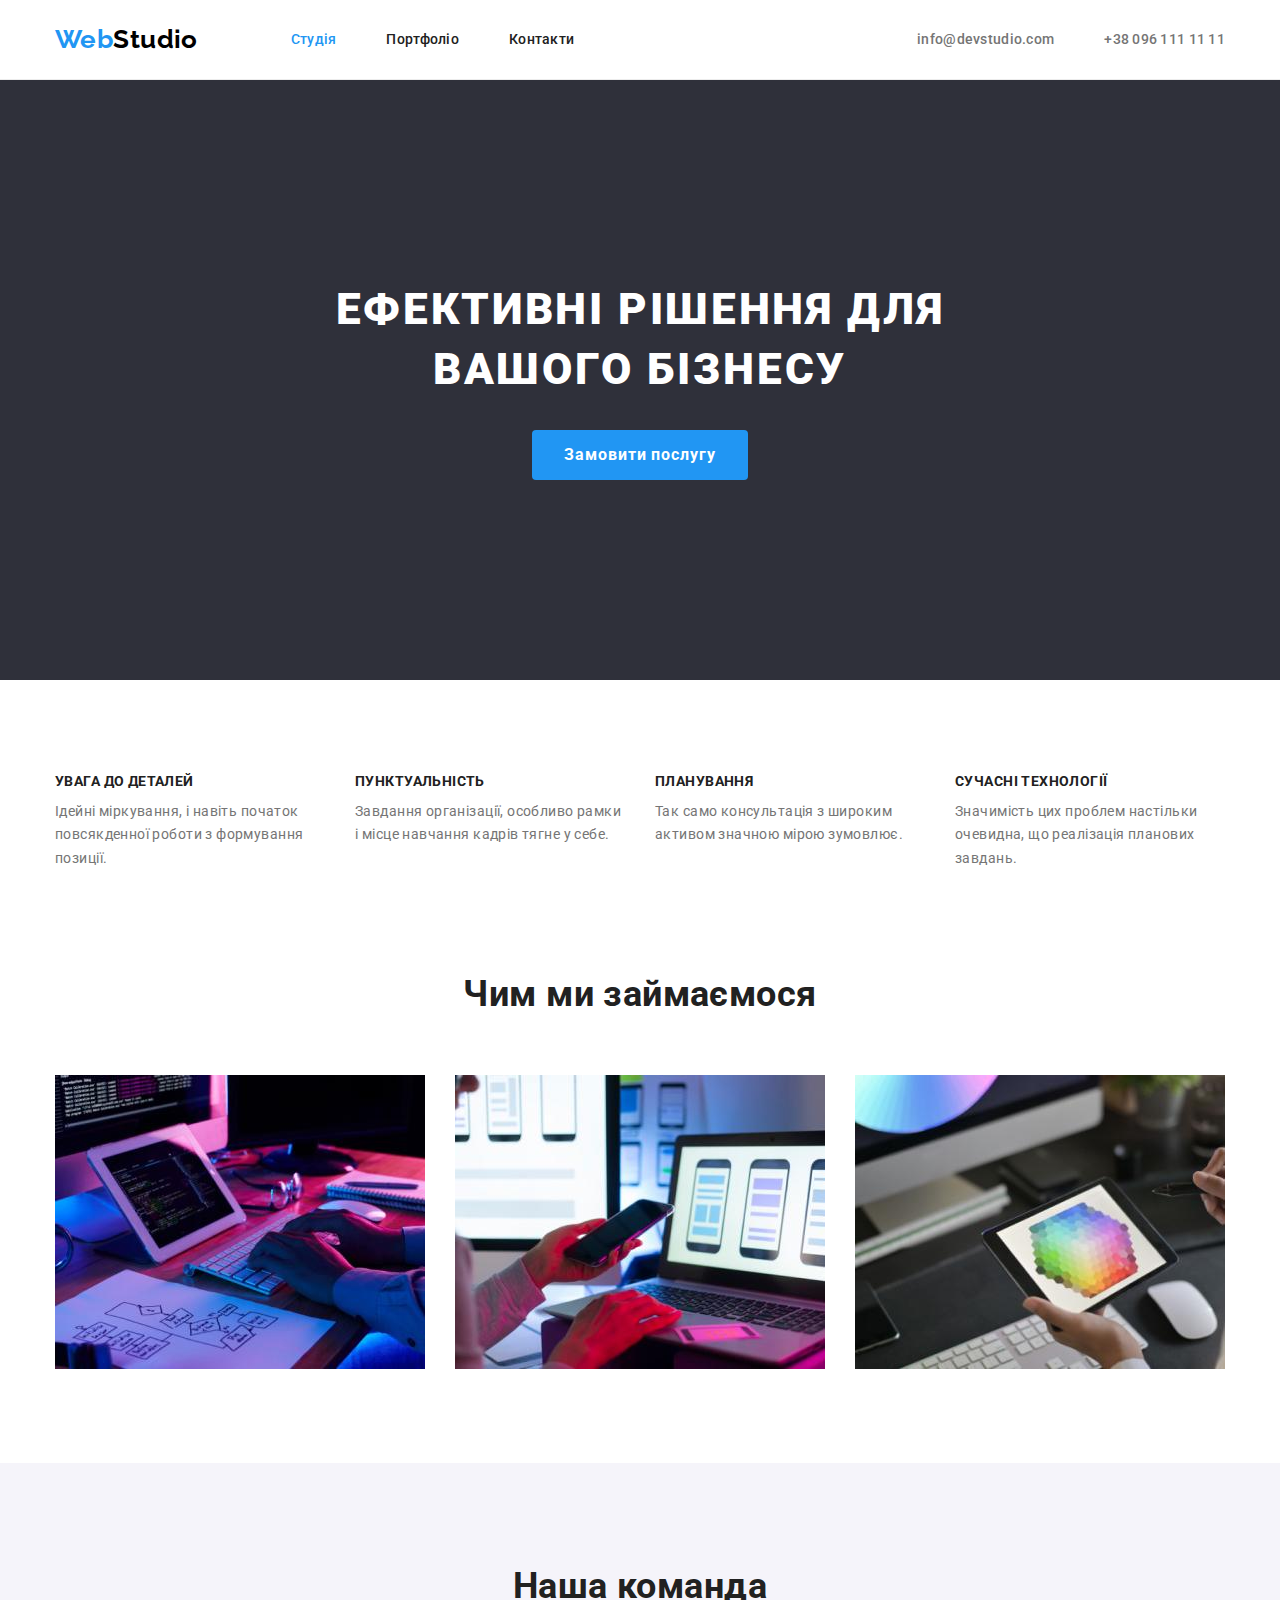
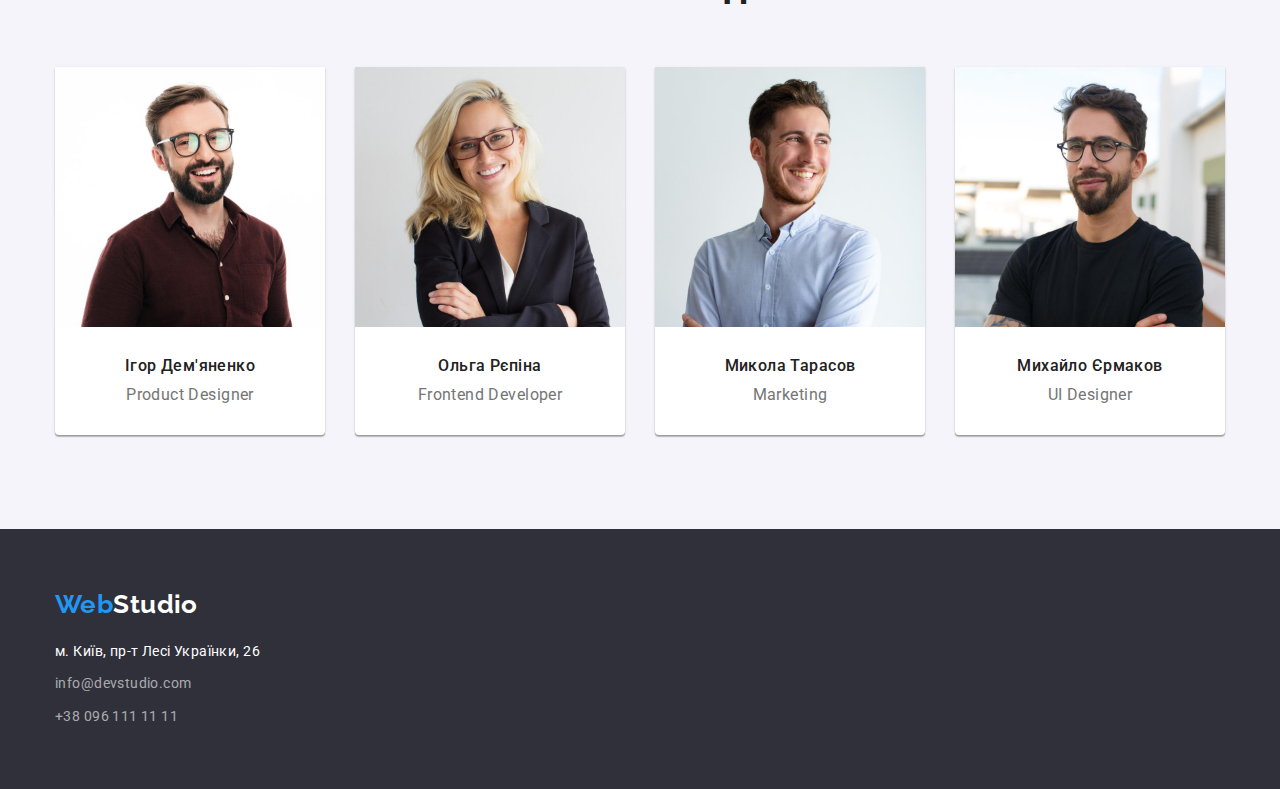
<file: index.html>
<!DOCTYPE html>
<html lang="ua">
  <head>
    <meta charset="UTF-8" />
    <meta http-equiv="X-UA-Compatible" content="IE=edge" />
    <meta name="viewport" content="width=device-width, initial-scale=1.0" />
    <link
      rel="stylesheet"
      href="https://cdnjs.cloudflare.com/ajax/libs/modern-normalize/1.0.0/modern-normalize.min.css" />
    <link rel="preconnect" href="https://fonts.googleapis.com" />
    <link rel="preconnect" href="https://fonts.gstatic.com" crossorigin />
    <link rel="preconnect" href="https://fonts.googleapis.com" />
    <link rel="preconnect" href="https://fonts.gstatic.com" crossorigin />
    <link
      href="https://fonts.googleapis.com/css2?family=Raleway:wght@700&family=Roboto:wght@400;500;700;900&display=swap"
      rel="stylesheet" />
    <title>Homework</title>
    <link rel="stylesheet" href="css/styles.css" />
  </head>
  <body>
    <header class="header">
      <div class="container header-container">
        <nav class="header-nav">
          <a class="link logo header-logo" href="./index.html"
            ><span class="logo-accent">Web</span>Studio</a
          >
          <ul class="list header-link-list">
            <li
              ><a class="link header-link current" href="./index.html"
                >Студія</a
              ></li
            >
            <li
              ><a class="link header-link" href="./portfolio.html"
                >Портфоліо</a
              ></li
            >
            <li><a class="link header-link" href="">Контакти</a></li>
          </ul>
        </nav>
        <ul class="list header-contacts-list">
          <li class="header-contacts-card">
            <a
              class="link header-contacts-link"
              href="mailto:info@devstudio.com"
              >info@devstudio.com</a
            >
          </li>
          <li class="header-contacts-card">
            <a class="link header-contacts-link" href="tel:+380961111111"
              >+38 096 111 11 11</a
            >
          </li>
        </ul>
      </div>
    </header>
    <main>
      <section class="section hero">
        <div class="container hero-container">
          <h1 class="hero-title">Ефективні рішення для вашого бізнесу</h1>
          <button class="btn hero-btn" type="button" href=""
            >Замовити послугу</button
          >
        </div>
      </section>
      <section class="section">
        <div class="container">
          <h2 hidden class="visualy-hidden">Переваги</h2>
          <ul class="list features-list">
            <li class="features-list-item">
              <h3 class="features-list-title">Увага до деталей</h3>
              <p class="features-list-text">
                Ідейні міркування, і навіть початок повсякденної роботи з
                формування позиції.
              </p>
            </li>
            <li class="features-list-item">
              <h3 class="features-list-title">Пунктуальність</h3>
              <p class="features-list-text">
                Завдання організації, особливо рамки і місце навчання кадрів
                тягне у себе.
              </p>
            </li>
            <li class="features-list-item">
              <h3 class="features-list-title">Планування</h3>
              <p class="features-list-text">
                Так само консультація з широким активом значною мірою зумовлює.
              </p>
            </li>
            <li class="features-list-item">
              <h3 class="features-list-title">Сучасні технології</h3>
              <p class="features-list-text">
                Значимість цих проблем настільки очевидна, що реалізація
                планових завдань.
              </p>
            </li>
          </ul>
        </div>
      </section>
      <section class="section work">
        <div class="container">
          <h2 class="section-title">Чим ми займаємося</h2>
          <ul class="list work-list">
            <li class="work-list-item">
              <img
                class="work-list-img"
                src="./images/typing.jpg"
                alt="Taping the code"
                width="370" />
            </li>
            <li class="work-list-item">
              <img
                class="work-list-img"
                src="./images/sphone.jpg"
                alt="Laptop & smartphone"
                width="370" />
            </li>
            <li class="work-list-item">
              <img
                class="work-list-img"
                src="./images/paintpad.jpg"
                alt="Hexagon palette on pad"
                width="370" />
            </li>
          </ul>
        </div>
      </section>
      <section class="team section">
        <div class="container">
          <h2 class="section-title team-title">Наша команда</h2>
          <ul class="list team-list">
            <li class="team-cards">
              <img
                class="team-members"
                src="./images/member1.jpg"
                alt="Ігор Дем'яненко"
                width="270"
                height="260" />
              <div class="team-member-about">
                <h3 class="team-names">Ігор Дем'яненко</h3>
                <p class="team-text">Product Designer</p>
              </div>
            </li>
            <li class="team-cards">
              <img
                class="team-members"
                src="./images/member2.jpg"
                alt="Ольга Рєпіна"
                width="270"
                height="260" />
              <div class="team-member-about">
                <h3 class="team-names">Ольга Рєпіна</h3>
                <p class="team-text">Frontend Developer</p>
              </div>
            </li>
            <li class="team-cards">
              <img
                class="team-members"
                src="./images/member3.jpg"
                alt="Микола Тарасов"
                width="270"
                height="260" />
              <div class="team-member-about">
                <h3 class="team-names">Микола Тарасов</h3>
                <p class="team-text">Marketing</p>
              </div>
            </li>
            <li class="team-cards">
              <img
                class="team-members"
                src="images/member4.jpg"
                alt="Михайло Єрмаков"
                width="270"
                height="260" />
              <div class="team-member-about">
                <h3 class="team-names">Михайло Єрмаков</h3>
                <p class="team-text">UI Designer</p>
              </div>
            </li>
          </ul>
        </div>
      </section>
    </main>
    <footer class="footer">
      <div class="container">
        <a class="link logo logo-last" href="./index.html"
          ><span class="logo-accent">Web</span>Studio</a
        >
        <address class="adress">
          <ul class="list adress-list">
            <li>
              <a
                class="link adress-map"
                href="https://www.google.com.ua/maps/place/%D0%B1%D1%83%D0%BB%D1%8C%D0%B2%D0%B0%D1%80+%D0%9B%D0%B5%D1%81%D1%96+%D0%A3%D0%BA%D1%80%D0%B0%D1%97%D0%BD%D0%BA%D0%B8,+26/@50.4266265,30.5386271,18.17z/data=!4m6!3m5!1s0x40d4cf0e033ecbe9:0x57a4dffefec77da0!4b1!8m2!3d50.4265807!4d30.5383858?hl=uk"
                target="_blank"
                rel="nofolow noreferrer noopener"
                >м. Київ, пр-т Лесі Українки, 26</a
              >
            </li>
            <li>
              <a class="link adress-link" href="mailto:info@devstudio.com"
                >info@devstudio.com</a
              >
            </li>
            <li>
              <a class="link adress-link" href="tel:+380961111111"
                >+38 096 111 11 11</a
              >
            </li>
          </ul>
        </address>
      </div>
    </footer>
  </body>
</html>
</file>
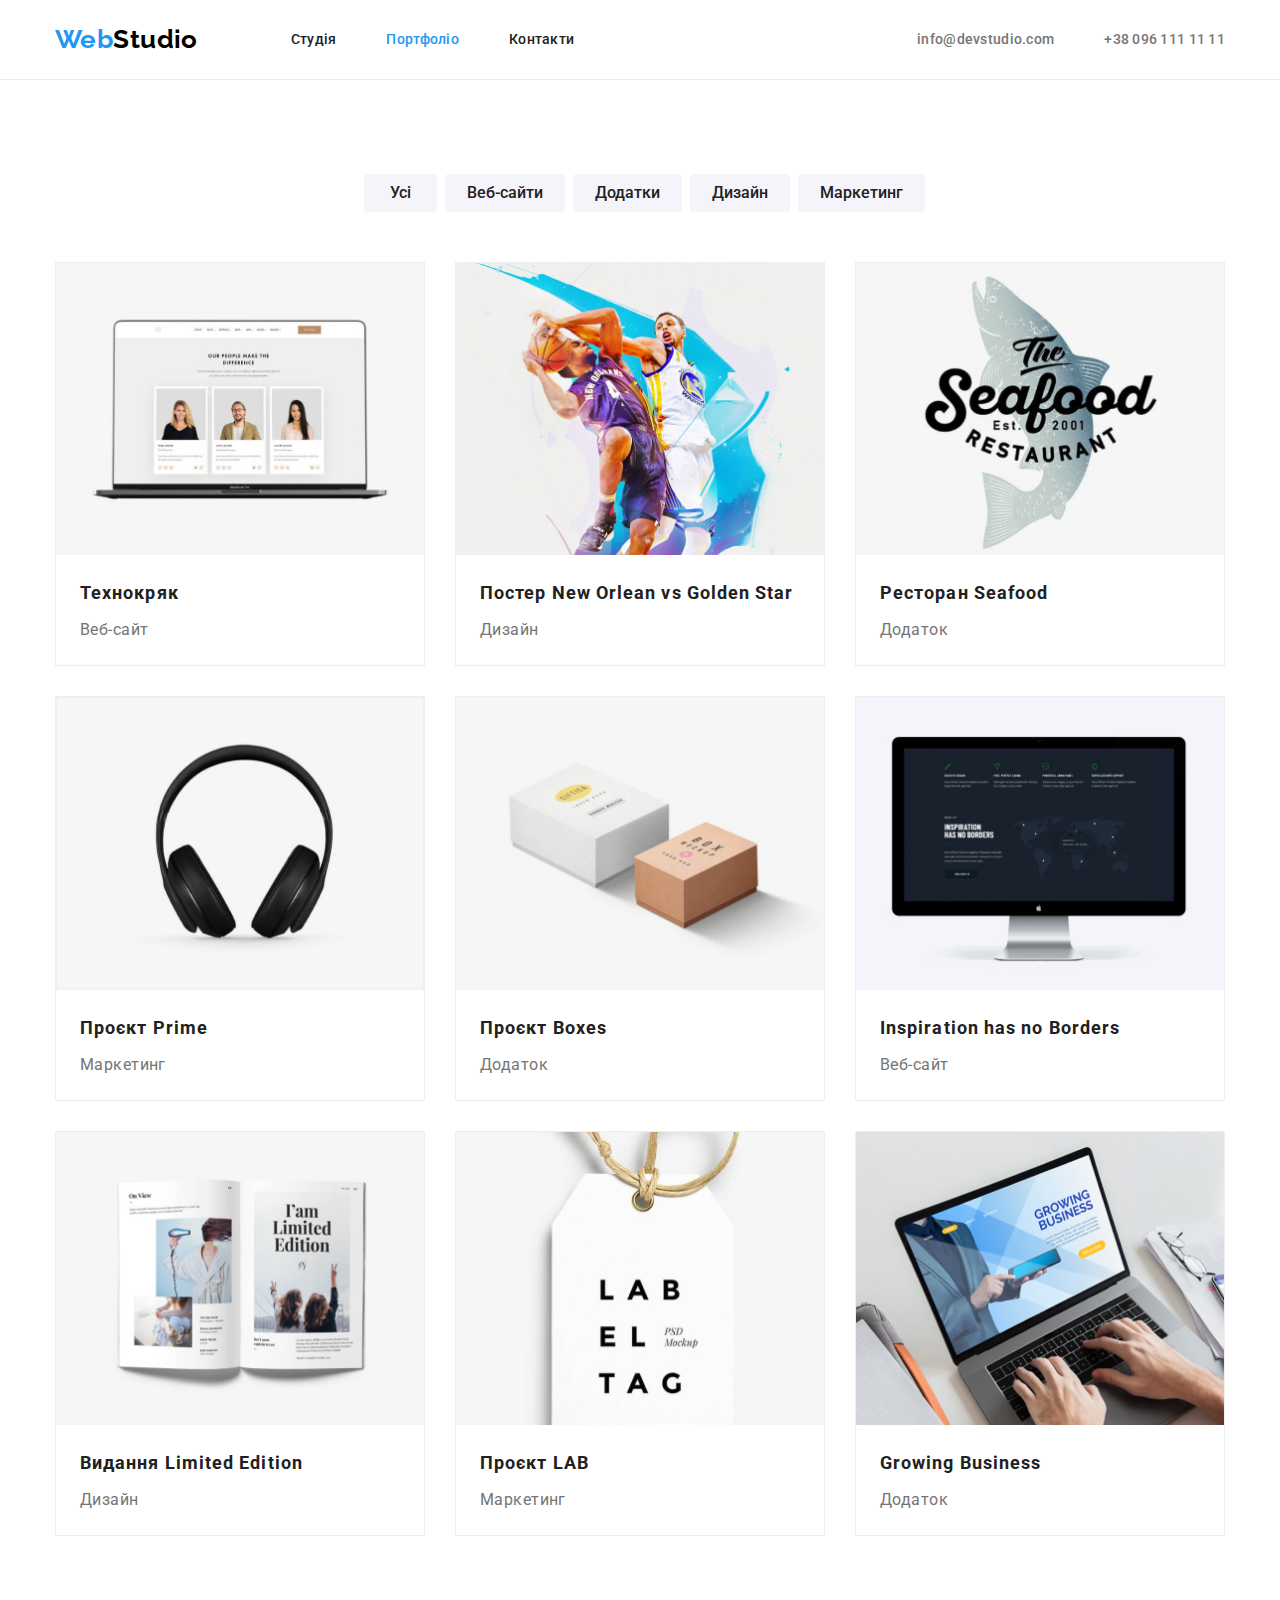
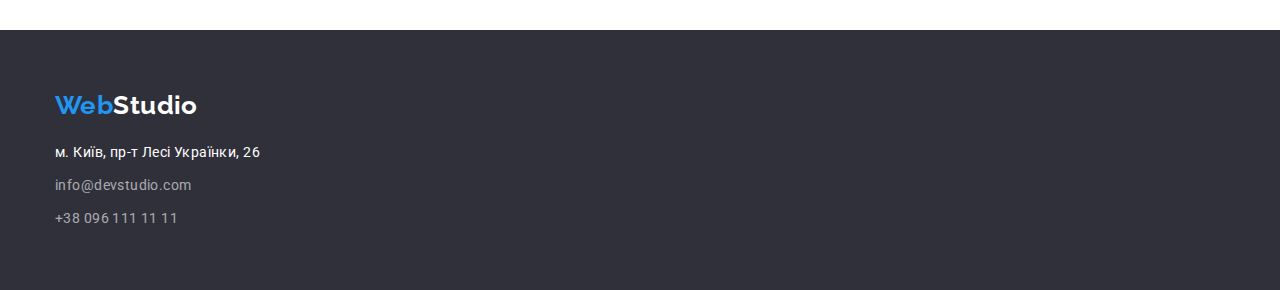
<file: portfolio.html>
<!DOCTYPE html>
<html lang="ua">
  <head>
    <meta charset="UTF-8" />
    <meta http-equiv="X-UA-Compatible" content="IE=edge" />
    <meta name="viewport" content="width=device-width, initial-scale=1.0" />
    <link
      rel="stylesheet"
      href="https://cdnjs.cloudflare.com/ajax/libs/modern-normalize/1.0.0/modern-normalize.min.css" />
    <link rel="preconnect" href="https://fonts.googleapis.com" />
    <link rel="preconnect" href="https://fonts.gstatic.com" crossorigin />
    <link rel="preconnect" href="https://fonts.googleapis.com" />
    <link rel="preconnect" href="https://fonts.gstatic.com" crossorigin />
    <link
      href="https://fonts.googleapis.com/css2?family=Raleway:wght@700&family=Roboto:wght@400;500;700;900&display=swap"
      rel="stylesheet" />
    <title>Homework</title>
    <link rel="stylesheet" href="css/styles.css" />
  </head>
  <body>
    <header class="header">
      <div class="container header-container">
        <nav class="header-nav">
          <a class="link logo header-logo" href="./index.html"
            ><span class="logo-accent">Web</span>Studio</a
          >
          <ul class="list header-link-list">
            <li>
              <a class="link header-link" href="./index.html">Студія</a>
            </li>
            <li>
              <a class="link header-link current" href="./portfolio.html"
                >Портфоліо</a
              >
            </li>
            <li>
              <a class="link header-link" href="">Контакти</a>
            </li>
          </ul>
        </nav>
        <ul class="list header-contacts-list">
          <li class="header-contacts-card">
            <a
              class="link header-contacts-link"
              href="mailto:info@devstudio.com"
              >info@devstudio.com</a
            >
          </li>
          <li class="header-contacts-card">
            <a class="link header-contacts-link" href="tel:+380961111111"
              >+38 096 111 11 11</a
            >
          </li>
        </ul>
      </div>
    </header>
    <main>
      <section class="portfolio section">
        <div class="container">
          <h1 hidden class="visualy-hidden">Проекти</h1>
          <ul class="list filters-list">
            <li>
              <button class="btn filters-btn" type="button">Усі</button>
            </li>
            <li>
              <button class="btn filters-btn" type="button">Веб-сайти</button>
            </li>
            <li>
              <button class="btn filters-btn" type="button">Додатки</button>
            </li>
            <li>
              <button class="btn filters-btn" type="button">Дизайн</button>
            </li>
            <li>
              <button class="btn filters-btn" type="button">Маркетинг</button>
            </li>
          </ul>
          <ul class="list project-list">
            <li class="project">
              <img
                class="project-img"
                src="./images/techno-cryak.jpg"
                alt="ноутбук з відкритим сайтом якоїсь команди"
                width="370"
                height="294" />
              <div class="project-about">
                <h2 class="project-title">Технокряк</h2>
                <p class="project-text">Веб-сайт</p>
              </div>
            </li>
            <li class="project">
              <img
                class="project-img"
                src="./images/basketball.jpg"
                alt="2 баскетболісти і м'яч"
                width="370"
                height="294" />
              <div class="project-about">
                <h2 class="project-title">Постер New Orlean vs Golden Star</h2>
                <p class="project-text">Дизайн</p>
              </div>
            </li>
            <li class="project">
              <img
                class="project-img"
                src="./images/restourant.jpg"
                alt="логотип"
                width="370"
                height="294" />
              <div class="project-about">
                <h2 class="project-title">Ресторан Seafood</h2>
                <p class="project-text">Додаток</p>
              </div>
            </li>
            <li class="project">
              <img
                class="project"
                src="./images/prime.jpg"
                alt="великі навушники"
                width="370"
                height="294" />
              <div class="project-about">
                <h2 class="project-title">Проєкт Prime</h2>
                <p class="project-text">Маркетинг</p>
              </div>
            </li>
            <li class="project">
              <img
                class="project-img"
                src="./images/boxes-proj.jpg"
                alt="дві стильні коробки"
                width="370"
                height="294" />
              <div class="project-about">
                <h2 class="project-title">Проєкт Boxes</h2>
                <p class="project-text">Додаток</p>
              </div>
            </li>
            <li class="project">
              <img
                class="project-img"
                src="./images/inspiration.jpg"
                alt="проект на моніторі"
                width="370"
                height="294" />
              <div class="project-about">
                <h2 class="project-title">Inspiration has no Borders</h2>
                <p class="project-text">Веб-сайт</p>
              </div>
            </li>
            <li class="project">
              <img
                class="project-img"
                src="./images/limited-edition.jpg"
                alt="журнал"
                width="370"
                height="294" />
              <div class="project-about">
                <h2 class="project-title">Видання Limited Edition</h2>
                <p class="project-text">Дизайн</p>
              </div>
            </li>
            <li class="project">
              <img
                class="project-img"
                src="./images/the-lab-proj.jpg"
                alt="пейджик з назвою"
                width="370"
                height="294" />
              <div class="project-about">
                <h2 class="project-title">Проєкт LAB</h2>
                <p class="project-text">Маркетинг</p>
              </div>
            </li>
            <li class="project">
              <img
                class="project-img"
                src="./images/grow-business.jpg"
                alt="робота за ноутбуком"
                width="370"
                height="294" />
              <div class="project-about">
                <h2 class="project-title">Growing Business</h2>
                <p class="project-text">Додаток</p>
              </div>
            </li>
          </ul>
        </div>
      </section>
    </main>
    <footer class="footer">
      <div class="container">
        <a class="link logo logo-last" href="./index.html"
          ><span class="logo-accent">Web</span>Studio</a
        >
        <address class="adress">
          <ul class="list adress-list">
            <li>
              <a
                class="link adress-map"
                href="https://www.google.com.ua/maps/place/%D0%B1%D1%83%D0%BB%D1%8C%D0%B2%D0%B0%D1%80+%D0%9B%D0%B5%D1%81%D1%96+%D0%A3%D0%BA%D1%80%D0%B0%D1%97%D0%BD%D0%BA%D0%B8,+26/@50.4266265,30.5386271,18.17z/data=!4m6!3m5!1s0x40d4cf0e033ecbe9:0x57a4dffefec77da0!4b1!8m2!3d50.4265807!4d30.5383858?hl=uk"
                target="_blank"
                rel="nofolow noreferrer noopener"
                >м. Київ, пр-т Лесі Українки, 26</a
              >
            </li>
            <li>
              <a class="link adress-link" href="mailto:info@devstudio.com"
                >info@devstudio.com</a
              >
            </li>
            <li>
              <a class="link adress-link" href="tel:+380961111111"
                >+38 096 111 11 11</a
              >
            </li>
          </ul>
        </address>
      </div>
    </footer>
  </body>
</html>
</file>
<file: css/styles.css>
:root {
      --zeema-blue: #2196f3;
      --dark-theme: #2F303A;
      --color-white: #FFFFFF;
      --color-gray: #757575;
      --color-onix: #212121;
      --medium-text: 16px;
      --gaps-small: 30px;
      --gaps-medium: 50px;
}

*,
*::after,
*::before {
      margin: 0;
}

body {
      font-family: 'Roboto', sans-serif;
      font-size: 14px;
      letter-spacing: 0.03em;
      color: var(--color-onix);
      background-color: var(--color-white);
      position: relative;
}

/* ---------------General-styles-----------------*/

.container {
      width: 1200px;
      padding: 0 15px;
      margin: auto;
}

.section {
      padding: 94px 0;
}

.list {
      list-style: none;
      padding-left: 0;
      display: flex;
}

.link {
      text-decoration: none;

}

/* margin: inherit; */

.logo {
      font-family: 'Raleway', sans-serif;
      font-weight: 700;
      font-size: 26px;
      line-height: 1.19;
      color: #000000;
}

.logo .logo-accent {
      color: var(--zeema-blue);
}

.logo.logo-last {
      color: var(--color-white);

}

.section-title {
      font-size: 36px;
      line-height: 1.66;
      text-align: center;
      margin-bottom: var(--gaps-medium);
}

.btn {
      font-family: inherit;
      border-radius: 4px;
      border: hidden;
}

.btn:hover,
.btn:focus {
      color: var(--color-white);
      background-color: var(--zeema-blue);
      box-shadow: 0px 4px 4px rgba(0, 0, 0, 0.15);
      cursor: pointer;
}

.link.header-link.current {
      color: var(--zeema-blue)
}

img {
      display: block;
      max-width: 100%;
      height: auto;
}

/*---------------Menu-----------------*/

.header {
      border-bottom: 1px solid #ECECEC;
}

.header-logo {
      padding: 24px 0;
      margin-right: 93px;
}

.header-container {
      display: flex;
}

.header-nav {
      display: flex;
      justify-items: center;
      align-items: center;
}

.header-link {
      font-weight: 500;
      font-size: var(--small-text);
      line-height: 1.14;
      letter-spacing: 0.02em;
      color: inherit;
      padding: 32px 0;
}

.header-link-list {
      column-gap:var(--gaps-medium);
}

/* .header-link-list li:nth-child(n+2) {
      margin-left: var(--gaps-medium);
} */

/* .header-link-list li:first-child {
      margin-left: 0;
} */

.header-link:hover,
.header-link:focus {
      color: var(--zeema-blue);
}

.header-contacts-list {
      align-items: center;
      column-gap: var(--gaps-medium);
      margin-left: auto;
}

/* .header-contacts-list li:nth-child(n+2) {
      margin-left:var(--gaps-medium);
} */

.header-contacts-link {
      font-weight: 500;
      font-size: var(--small-text);
      line-height: 1.14;
      letter-spacing: 0.02em;
      color: var(--color-gray);
      padding: 32px 0;
}

.header-contacts-link:hover,
.header-contacts-link:focus {
      color: var(--zeema-blue);
}

/*-------------Contacts---------------*/

.footer {
      background-color: var(--dark-theme);
      padding: 60px 0;
}

/* height: 252px; */

.adress {
      margin-top: 20px;
}

.adress-list {
      flex-direction: column;
      row-gap: 9px;
}

/* .adress-list li:nth-child(-n+2) {
      margin-bottom: 9px;
} */

.adress-map {
      font-style: normal;
      color: var(--color-white);
      line-height: 1.71;
}

.adress-link {
      font-style: normal;
      line-height: 1.71;
      color: rgba(255, 255, 255, 0.6);
}

.adress-link:hover,
.adress-link:focus {
      color: var(--zeema-blue);
}

/* ----------------------------HOME---------------------------*/

.hero {
      background-color: var(--dark-theme);
      padding: 200px 0;
      text-align: center;
}

/* height: 600px; */

.hero-title {
      text-transform: uppercase;
      font-weight: 900;
      font-size: 44px;
      line-height: 1.36;
      letter-spacing: 0.06em;
      color: var(--color-white);
      width: 696px;
      margin: auto auto var(--gaps-small);
}

.hero-btn {
      font-weight: 700;
      font-size: var(--medium-text);
      line-height: 1.88;
      letter-spacing: 0.06em;
      background-color: var(--zeema-blue);
      color: var(--color-white);
      width: 216px;
      height: 50px;
}

/* -------------------features-------------------- */

/* height: 286px; */

.visualy-hidden {
      visibility: hidden;
}

.features-list {
      margin: auto;
      column-gap: var(--gaps-small);
}

.list.features-list .features-list-item {
      width: 270px;
}

/* .features-list-item:nth-child(n+2) {
      margin-left: var(--gaps-small);
} */

.features-list-title {
      text-transform: uppercase;
      font-size: var(--small-text);
      line-height: 1.14;
}

.features-list-text {
      line-height: 1.71;
      color: var(--color-gray);
      margin-top: 10px;
}

/* -------------------Work------------------- */

.work {
      padding-top: 0;
}

.work-list {
      gap: var(--gaps-small);
}

/* .work-list-item:nth-child(n+2) {
      margin-left: var(--gaps-small);
} */

/*--------------------Team---------------------*/

.team {
      background-color: #F5F4FA;
}

/* height: 648px; */

.team-list {
      column-gap: var(--gaps-small);
}

.team-cards {
      background-color: var(--color-white);
      box-shadow: 0px 1px 3px rgba(0, 0, 0, 0.12), 0px 1px 1px rgba(0, 0, 0, 0.14), 0px 2px 1px rgba(0, 0, 0, 0.2);
      border-radius: 0px 0px 4px 4px;
      width: 270px;
}

/* .team-cards:nth-child(n+2) {
      margin-left: var(--gaps-small);
} */

.team-member-about {
      padding: var(--gaps-small) 62px;
}

.team-names {
      font-weight: 500;
      font-size: var(--medium-text);
      line-height: 1.18;
      text-align: center;
}

.team-text {
      font-size: var(--medium-text);
      line-height: 1.18;
      color: var(--color-gray);
      text-align: center;
      margin-top: 10px;
}

/*-------------------------PORTFOLIO--------------------------*/

.portfolio {
      background-color: var(--color-white);
}

.filters-list {
      display: flex;
      justify-content: center;
      margin-bottom: 50px;
}

.filters-btn {
      background-color: #F5F4FA;
      font-weight: 500;
      font-size: var(--medium-text);
      line-height: 1.62;
      color: var(--color-onix);
      min-width: 73px;
      padding: 6px 22px;
      margin-left: 8px;
}

.project-list {
      flex-wrap: wrap;
      gap: var(--gaps-small);
}

.project-list .project {
      background: var(--color-white);
      width: 370px;
      border: 1px solid #EEEEEE;
}

/* width: 370px;
      margin-left: var(--gaps-small);
      margin-bottom: var(--gaps-small); */

/* // .project-list:nth-child(3n+1) {
      margin-left: 0;
}

.project-list:nth-child(-n+3) {
      margin-bottom: 0;
} // */

.project-about {
      padding: 20px 24px;
}

.project-title {
      font-size: 18px;
      line-height: 2;
      letter-spacing: 0.06em;
      color: var(--color-onix);
}

.project-text {
      font-size: var(--medium-text);
      line-height: 1.88;
      color: var(--color-gray);
      margin-top: 4px;
}
</file>
